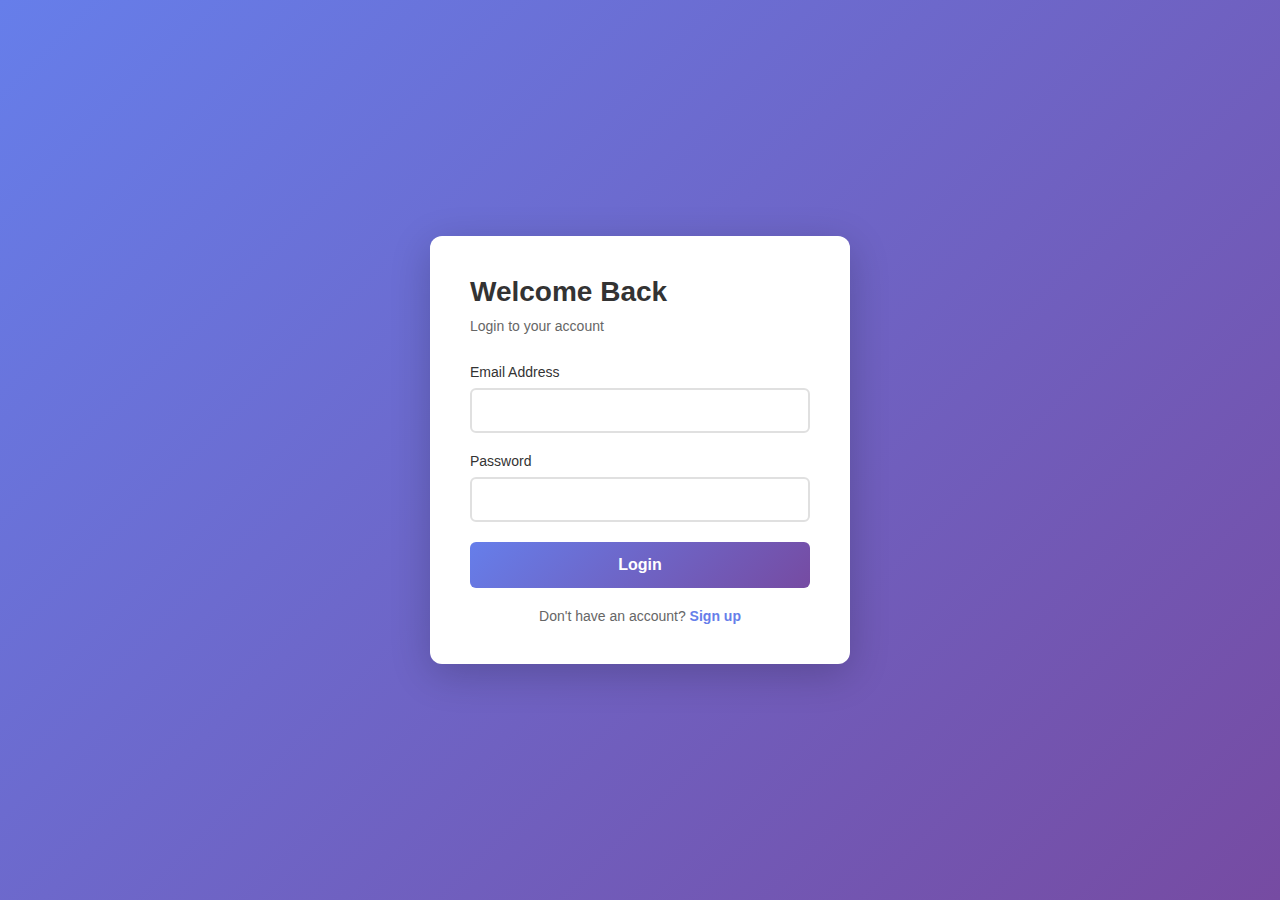
<file: CadabraTest.API/wwwroot/index.html>
<!DOCTYPE html>
<html lang="en">
<head>
    <meta charset="UTF-8">
    <meta name="viewport" content="width=device-width, initial-scale=1.0">
    <title>Part Analysis Dashboard</title>
    <link rel="stylesheet" href="css/main.css">
    <link rel="stylesheet" href="https://cdnjs.cloudflare.com/ajax/libs/font-awesome/6.4.0/css/all.min.css">
    <link rel="icon" type="image/x-icon" href="https://framerusercontent.com/images/V2FhT1WEhGiG9ac3CkJECacQlj4.png?width=100&height=100s" />
    <style>
        
    </style>
</head>
<body>
    <div class="container">
        <div class="dashboard-view" id="dashboardView">
            <div class="header">
        <div class="header-top">
            <h1><i class="fas fa-cube"></i> Part Analysis Dashboard</h1>
            <button class="logout-btn" onclick="handleLogout()">
                <i class="fas fa-sign-out-alt"></i> Logout
            </button>
        </div>
    <div class="header-stats">
        <div class="stat-badge">
            <i class="fas fa-chart-line"></i> Total Analyses: <span id="totalCount">0</span>
        </div>
    </div>
</div>
<div class="upload-section">
    <div class="analysis-type-section">
        <div class="analysis-type-title">
            <i class="fas fa-flask"></i>
            Select Analysis Type
        </div>
        <div class="analysis-options">
            <label class="analysis-option standard selected" for="standardAnalysis">
                <input type="radio" id="standardAnalysis" name="analysisType" value="standard" checked onchange="selectAnalysisType('standard')">
                <div class="option-header">
                    <div class="option-icon">
                        <i class="fas fa-chart-bar"></i>
                    </div>
                    <div class="check-circle">
                        <i class="fas fa-check"></i>
                    </div>
                </div>
                <div class="option-content">
                    <h4>Standard Analysis</h4>
                    <p>Quick rule-based analysis with basic metrics and dimensions validation</p>
                    <span class="option-badge">Fast • Reliable</span>
                </div>
            </label>

            <label class="analysis-option ai" for="aiAnalysis">
                <input type="radio" id="aiAnalysis" name="analysisType" value="ai" onchange="selectAnalysisType('ai')">
                <div class="option-header">
                    <div class="option-icon">
                        <i class="fas fa-brain"></i>
                    </div>
                    <div class="check-circle">
                        <i class="fas fa-check"></i>
                    </div>
                </div>
                <div class="option-content">
                    <h4>Advance Analysis Rule</h4>
                    <p>Advance Analysis Rule with more optimization and suggestions</p>
                    <span class="option-badge">Smart • Detailed</span>
                </div>
            </label>
        </div>
    </div>
    <div class="upload-area" id="uploadArea">
        <div class="upload-icon">
            <i class="fas fa-cloud-upload-alt"></i>
        </div>
        <div class="upload-text">
            <h3>Upload CAD Analysis File</h3>
            <p>Drag and drop your JSON file here, or click to browse</p>
        </div>
        <button class="upload-btn" onclick="document.getElementById('fileInput').click()">
            <i class="fas fa-folder-open"></i> Choose File
        </button>
        <input type="file" id="fileInput" class="file-input" accept=".json" onchange="handleFileSelect(event)">
    </div>
</div>

            <div class="cards-grid" id="cardsContainer">
            </div>
        </div>

        <div class="detail-view" id="detailView">
        </div>
        <div id="toastContainer"></div>
    </div>

    <script src="scripts/main.js"></script>
    <script src="scripts/index.js" Part Analysis Dashboard
></script>
</body>
</html>
</file>
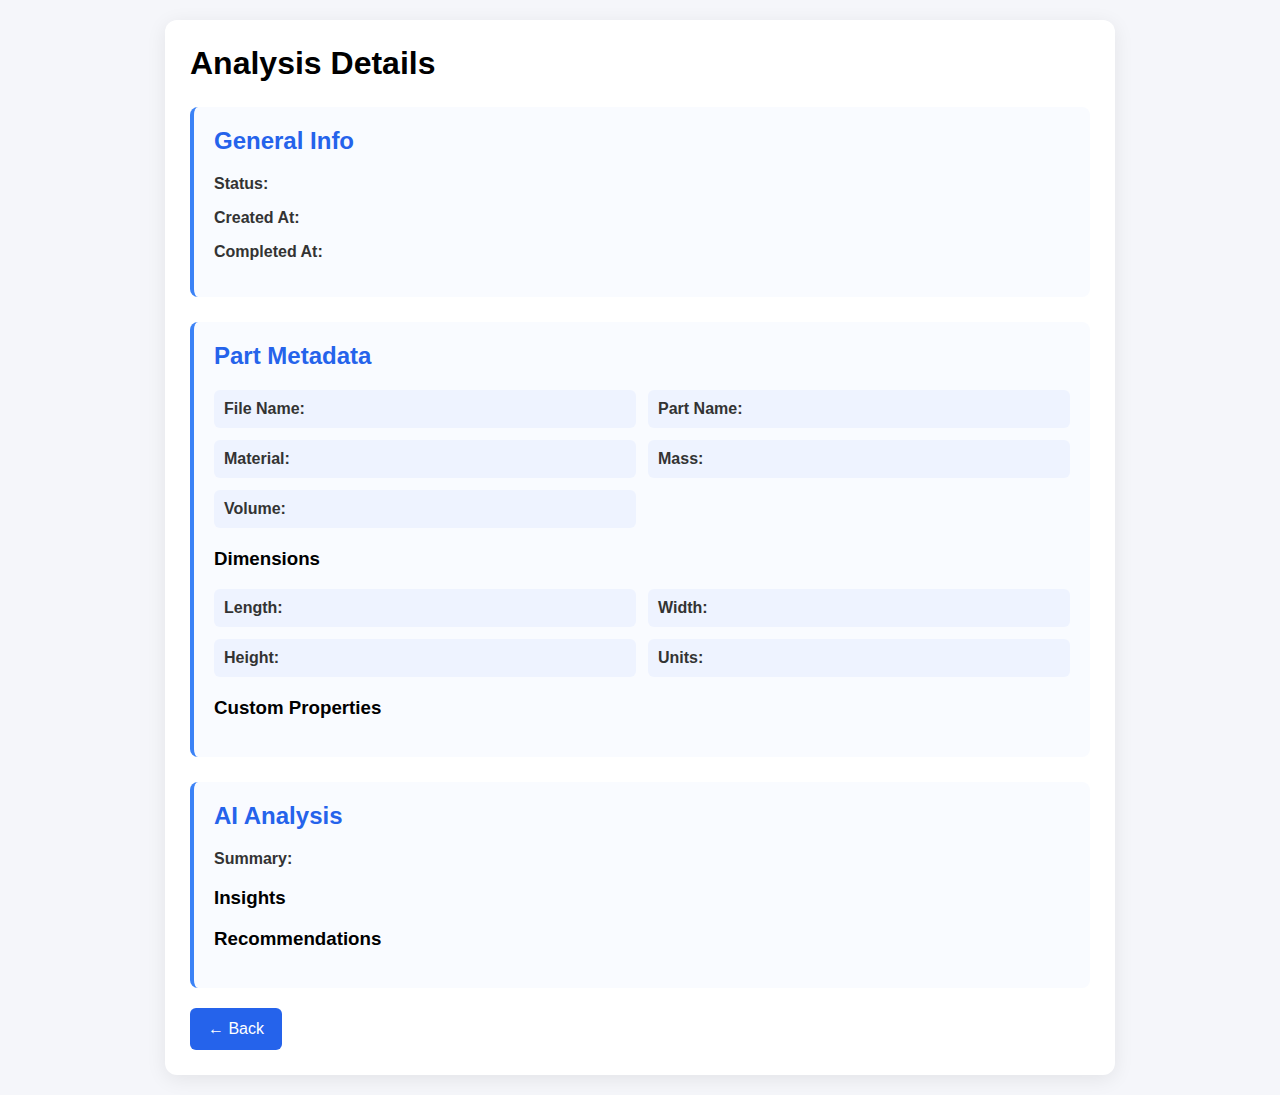
<file: CadabraTest.API/wwwroot/analysis.html>
<!DOCTYPE html>
<html lang="en">
<head>
    <meta charset="UTF-8" />
    <meta name="viewport" content="width=device-width, initial-scale=1.0" />
    <link rel="icon" type="image/x-icon" href="https://framerusercontent.com/images/V2FhT1WEhGiG9ac3CkJECacQlj4.png?width=100&height=100s" />
    <title>Analysis Details</title>

    <style>
        body {
            font-family: Arial, sans-serif;
            background: #f5f6fa;
            padding: 20px;
            margin: 0;
        }

        .container {
            max-width: 900px;
            margin: auto;
            background: white;
            padding: 25px;
            border-radius: 12px;
            box-shadow: 0 4px 20px rgba(0,0,0,0.08);
        }

        h1 {
            margin-top: 0;
        }

        .section {
            margin-top: 25px;
            padding: 20px;
            background: #f9fbff;
            border-left: 4px solid #3b82f6;
            border-radius: 8px;
        }

        .section h2 {
            margin-top: 0;
            color: #2563eb;
        }

        .meta-grid {
            display: grid;
            grid-template-columns: 1fr 1fr;
            gap: 12px;
        }

        .item {
            background: #eef3ff;
            padding: 10px;
            border-radius: 6px;
        }

        .label {
            font-weight: bold;
            color: #333;
        }

        ul {
            margin: 0;
            padding-left: 18px;
        }

        .back-btn {
            display: inline-block;
            margin-top: 20px;
            padding: 12px 18px;
            background: #2563eb;
            color: white;
            text-decoration: none;
            border-radius: 6px;
        }

        .back-btn:hover {
            background: #1e4ed8;
        }
    </style>
</head>

<body>
    <div class="container">
        <h1>Analysis Details</h1>

        <div class="section">
            <h2>General Info</h2>
            <p><span class="label">Status:</span> <span id="status"></span></p>
            <p><span class="label">Created At:</span> <span id="createdAt"></span></p>
            <p><span class="label">Completed At:</span> <span id="completedAt"></span></p>
        </div>

        <div class="section">
            <h2>Part Metadata</h2>
            <div class="meta-grid">
                <div class="item"><span class="label">File Name:</span> <span id="fileName"></span></div>
                <div class="item"><span class="label">Part Name:</span> <span id="partName"></span></div>
                <div class="item"><span class="label">Material:</span> <span id="material"></span></div>
                <div class="item"><span class="label">Mass:</span> <span id="mass"></span></div>
                <div class="item"><span class="label">Volume:</span> <span id="volume"></span></div>
            </div>

            <h3 style="margin-top:20px;">Dimensions</h3>
            <div class="meta-grid">
                <div class="item"><span class="label">Length:</span> <span id="length"></span></div>
                <div class="item"><span class="label">Width:</span> <span id="width"></span></div>
                <div class="item"><span class="label">Height:</span> <span id="height"></span></div>
                <div class="item"><span class="label">Units:</span> <span id="units"></span></div>
            </div>

            <h3 style="margin-top:20px;">Custom Properties</h3>
            <ul id="customProps"></ul>
        </div>

        <div class="section">
            <h2>AI Analysis</h2>
            <p><span class="label">Summary:</span></p>
            <p id="summary"></p>

            <h3>Insights</h3>
            <ul id="insights"></ul>

            <h3>Recommendations</h3>
            <ul id="recommendations"></ul>
        </div>

        <a href="index.html" class="back-btn">← Back</a>
    </div>

<script>
const urlParams = new URLSearchParams(window.location.search);
const analysisId = urlParams.get("analysisId");
const API_URL = "https://cad-analyzer-production-b9f3.up.railway.app/api";

if (!analysisId) alert("Missing analysisId");

function getToken() {
    return localStorage.getItem("jwtToken");
}

async function loadAnalysis() {
    try {
        const response = await fetch(`${API_URL}/cad/analysis/${analysisId}`, {
            method: "GET",
            headers: { "Authorization": `Bearer ${getToken()}` }
        });

        if (!response.ok) {
            alert("Analysis not found");
            return;
        }

        const data = await response.json();
        console.log(data);

        // General
        document.getElementById("status").innerText = data.status;
        document.getElementById("createdAt").innerText = new Date(data.createdAt).toLocaleString();
        document.getElementById("completedAt").innerText = new Date(data.completedAt).toLocaleString();

        // Metadata
        const meta = data.partMetadata;
        document.getElementById("fileName").innerText = meta.fileName;
        document.getElementById("partName").innerText = meta.partName;
        document.getElementById("material").innerText = meta.material;
        document.getElementById("mass").innerText = meta.mass;
        document.getElementById("volume").innerText = meta.volume;

        // Dimensions
        document.getElementById("length").innerText = meta.dimensions.length;
        document.getElementById("width").innerText = meta.dimensions.width;
        document.getElementById("height").innerText = meta.dimensions.height;
        document.getElementById("units").innerText = meta.dimensions.units;

        // Custom Properties
        const props = meta.customProperties;
        const propsList = document.getElementById("customProps");
        propsList.innerHTML = "";
        for (const key in props) {
            const li = document.createElement("li");
            li.innerText = `${key}: ${props[key]}`;
            propsList.appendChild(li);
        }

        // AI Analysis
        document.getElementById("summary").innerText = data.aiAnalysis.summary;

        const insightsList = document.getElementById("insights");
        data.aiAnalysis.insights.forEach(i => {
            const li = document.createElement("li");
            li.innerText = i;
            insightsList.appendChild(li);
        });

        const recList = document.getElementById("recommendations");
        data.aiAnalysis.recommendations.forEach(r => {
            const li = document.createElement("li");
            li.innerText = r;
            recList.appendChild(li);
        });

    } catch (err) {
        console.error(err);
    }
}

loadAnalysis();
</script>

</body>
</html>
</file>
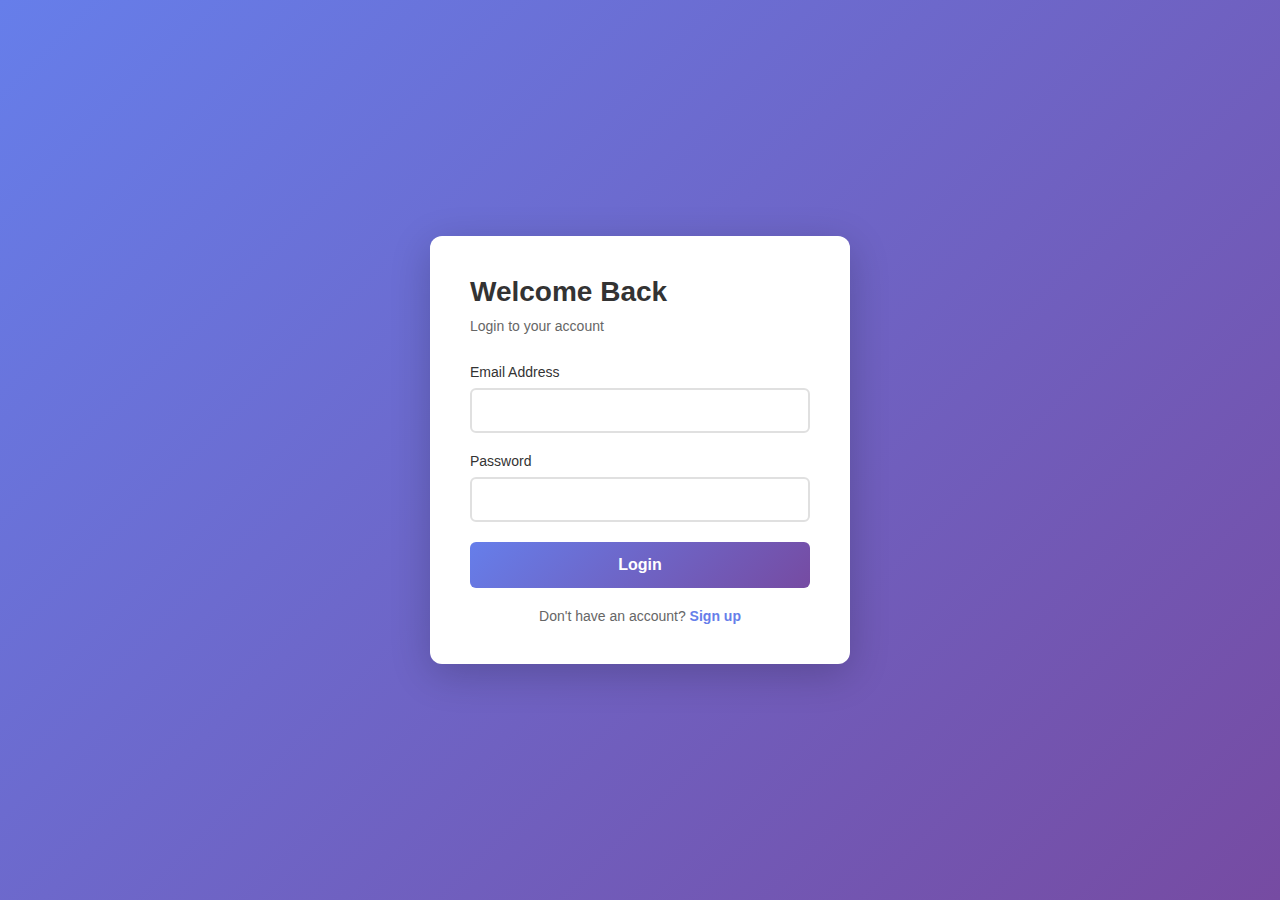
<file: CadabraTest.API/wwwroot/login.html>
<!DOCTYPE html>
<html lang="en">
<head>
    <meta charset="UTF-8">
    <meta name="viewport" content="width=device-width, initial-scale=1.0">
    <link rel="stylesheet" href="css/login.css">
    <link rel="icon" type="image/x-icon" href="https://framerusercontent.com/images/V2FhT1WEhGiG9ac3CkJECacQlj4.png?width=100&height=100s" />
    <title>Login</title>
    <style>
        
    </style>
</head>
<body>
    <div class="login-container">
        <h1>Welcome Back</h1>
        <p class="subtitle">Login to your account</p>
        
        <form id="loginForm">
            <div class="form-group">
                <label for="email">Email Address</label>
                <input type="email" id="email" name="email" required>
                <div class="error-message" id="emailError"></div>
            </div>

            <div class="form-group">
                <label for="password">Password</label>
                <input type="password" id="password" name="password" required>
                <div class="error-message" id="passwordError"></div>
            </div>
            <button type="submit">Login</button>
        </form>

        <div class="signup-link">
            Don't have an account? <a href="signup.html">Sign up</a>
        </div>
    </div>
    <script src="scripts/main.js"></script>
    <script src="scripts/login.js"></script>

</body>
</html>
</file>
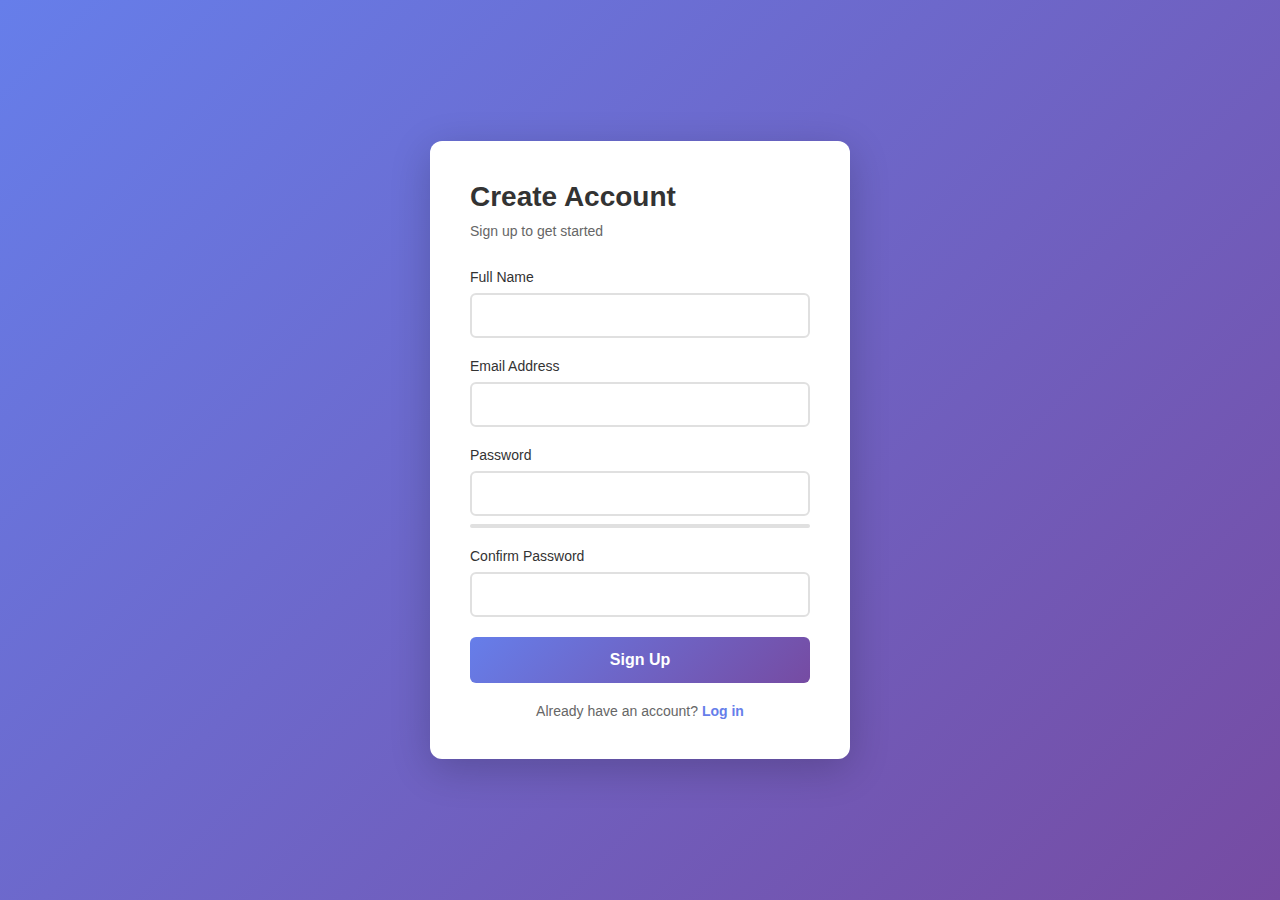
<file: CadabraTest.API/wwwroot/signup.html>
<!DOCTYPE html>
<html lang="en">
<head>
    <meta charset="UTF-8">
    <meta name="viewport" content="width=device-width, initial-scale=1.0">
    <link rel="stylesheet" href="css/signup.css">
    <link rel="icon" type="image/x-icon" href="https://framerusercontent.com/images/V2FhT1WEhGiG9ac3CkJECacQlj4.png?width=100&height=100s" />
    <title>Sign Up</title>
</head>
<body>
    <div class="signup-container">
        <h1>Create Account</h1>
        <p class="subtitle">Sign up to get started</p>
        
        <form id="signupForm">
            <div class="form-group">
                <label for="name">Full Name</label>
                <input type="text" id="name" name="name" required>
                <div class="error-message" id="nameError"></div>
            </div>

            <div class="form-group">
                <label for="email">Email Address</label>
                <input type="email" id="email" name="email" required>
                <div class="error-message" id="emailError"></div>
            </div>

            <div class="form-group">
                <label for="password">Password</label>
                <input type="password" id="password" name="password" required>
                <div class="password-strength">
                    <div class="strength-bar">
                        <div class="strength-bar-fill" id="strengthBar"></div>
                    </div>
                </div>
                <div class="error-message" id="passwordError"></div>
            </div>

            <div class="form-group">
                <label for="confirmPassword">Confirm Password</label>
                <input type="password" id="confirmPassword" name="confirmPassword" required>
                <div class="error-message" id="confirmError"></div>
                <div class="success-message" id="confirmSuccess">Passwords match!</div>
            </div>

            <button type="submit">Sign Up</button>
        </form>

        <div class="login-link">
            Already have an account? <a href="login.html">Log in</a>
        </div>
    </div>
    <script src="scripts/main.js"></script>
    <script src="scripts/signup.js"></script>
</body>
</html>
</file>
<file: CadabraTest.API/wwwroot/css/main.css>
* {
margin: 0;
padding: 0;
box-sizing: border-box;
}

body {
font-family: -apple-system, BlinkMacSystemFont, 'Segoe UI', Roboto, Oxygen, Ubuntu, Cantarell, sans-serif;
background: linear-gradient(135deg, #667eea 0%, #764ba2 100%);
min-height: 100vh;
padding: 40px 20px;
}

.container {
max-width: 1400px;
margin: 0 auto;
}

.header {
background: white;
border-radius: 16px;
padding: 30px;
margin-bottom: 30px;
box-shadow: 0 10px 40px rgba(0, 0, 0, 0.1);
}

.header h1 {
color: #2d3748;
font-size: 32px;
margin-bottom: 10px;
}

.header-stats {
display: flex;
align-items: center;
gap: 20px;
margin-top: 15px;
}

.stat-badge {
background: linear-gradient(135deg, #667eea 0%, #764ba2 100%);
color: white;
padding: 8px 16px;
border-radius: 20px;
font-size: 14px;
font-weight: 600;
}

.cards-grid {
display: grid;
grid-template-columns: repeat(auto-fill, minmax(600px, 1fr));
gap: 30px;
}

.card {
background: white;
border-radius: 16px;
overflow: hidden;
box-shadow: 0 10px 40px rgba(0, 0, 0, 0.1);
transition: transform 0.3s ease, box-shadow 0.3s ease;
}

.card:hover {
transform: translateY(-5px);
box-shadow: 0 15px 50px rgba(0, 0, 0, 0.15);
}

.card-header {
background: linear-gradient(135deg, #667eea 0%, #764ba2 100%);
padding: 25px;
color: white;
}

.card-title {
display: flex;
align-items: center;
justify-content: space-between;
margin-bottom: 15px;
}

.card-title h2 {
font-size: 22px;
display: flex;
align-items: center;
gap: 10px;
}

.status-badge {
background: rgba(255, 255, 255, 0.2);
backdrop-filter: blur(10px);
padding: 6px 14px;
border-radius: 20px;
font-size: 12px;
font-weight: 600;
display: flex;
align-items: center;
gap: 6px;
}

.status-badge.completed {
background: rgba(72, 187, 120, 0.9);
}

.card-meta {
display: flex;
gap: 15px;
font-size: 13px;
opacity: 0.95;
}

.card-meta span {
display: flex;
align-items: center;
gap: 6px;
}

.card-body {
padding: 25px;
}

.section {
margin-bottom: 25px;
}

.section:last-child {
margin-bottom: 0;
}

.section-title {
font-size: 14px;
font-weight: 700;
color: #667eea;
text-transform: uppercase;
letter-spacing: 0.5px;
margin-bottom: 12px;
display: flex;
align-items: center;
gap: 8px;
}

.specs-grid {
display: grid;
grid-template-columns: repeat(2, 1fr);
gap: 12px;
}

.spec-item {
background: #f7fafc;
padding: 12px;
border-radius: 8px;
border-left: 3px solid #667eea;
}

.spec-label {
font-size: 11px;
color: #718096;
text-transform: uppercase;
letter-spacing: 0.5px;
margin-bottom: 4px;
}

.spec-value {
font-size: 15px;
color: #2d3748;
font-weight: 600;
}

.properties-list {
display: grid;
grid-template-columns: repeat(2, 1fr);
gap: 10px;
}

.property-item {
background: #f7fafc;
padding: 10px 12px;
border-radius: 6px;
font-size: 13px;
}

.property-label {
color: #718096;
font-weight: 500;
}

.property-value {
color: #2d3748;
font-weight: 600;
margin-left: 6px;
}

.insights-list, .recommendations-list {
list-style: none;
}

.insights-list li, .recommendations-list li {
background: #edf2f7;
padding: 12px 15px;
border-radius: 8px;
margin-bottom: 8px;
position: relative;
padding-left: 40px;
font-size: 14px;
color: #2d3748;
line-height: 1.5;
}

.insights-list li:before {
content: "\f0eb";
font-family: "Font Awesome 6 Free";
font-weight: 900;
position: absolute;
left: 15px;
color: #667eea;
}

.recommendations-list li:before {
content: "\f058";
font-family: "Font Awesome 6 Free";
font-weight: 900;
position: absolute;
left: 15px;
color: #48bb78;
}

.card-actions {
display: flex;
gap: 12px;
padding: 20px 25px;
background: #f7fafc;
border-top: 1px solid #e2e8f0;
}

.btn {
flex: 1;
padding: 12px 20px;
border: none;
border-radius: 8px;
font-size: 14px;
font-weight: 600;
cursor: pointer;
display: flex;
align-items: center;
justify-content: center;
gap: 8px;
transition: all 0.3s ease;
}

.btn-open {
background: linear-gradient(135deg, #667eea 0%, #764ba2 100%);
color: white;
}

.btn-open:hover {
transform: translateY(-2px);
box-shadow: 0 5px 15px rgba(102, 126, 234, 0.4);
}

.btn-delete {
background: #fff;
color: #e53e3e;
border: 2px solid #fc8181;
}

.btn-delete:hover {
background: #e53e3e;
color: white;
transform: translateY(-2px);
box-shadow: 0 5px 15px rgba(229, 62, 62, 0.3);
}

.summary-box {
background: linear-gradient(135deg, #f6f8fb 0%, #e9ecf5 100%);
padding: 15px;
border-radius: 8px;
border-left: 4px solid #667eea;
font-size: 14px;
color: #2d3748;
line-height: 1.6;
}

.detail-view {
display: none;
animation: fadeIn 0.3s ease;
}

.detail-view.active {
display: block;
}

.dashboard-view.hidden {
display: none;
}

@keyframes fadeIn {
from {
opacity: 0;
transform: translateY(20px);
}
to {
opacity: 1;
transform: translateY(0);
}
}

.detail-header {
background: white;
border-radius: 16px;
padding: 30px;
margin-bottom: 30px;
box-shadow: 0 10px 40px rgba(0, 0, 0, 0.1);
}

.back-button {
background: #f7fafc;
border: 2px solid #e2e8f0;
color: #667eea;
padding: 10px 20px;
border-radius: 8px;
font-size: 14px;
font-weight: 600;
cursor: pointer;
display: inline-flex;
align-items: center;
gap: 8px;
margin-bottom: 20px;
transition: all 0.3s ease;
}

.back-button:hover {
background: #667eea;
color: white;
transform: translateX(-5px);
}

.detail-title-section {
display: flex;
justify-content: space-between;
align-items: flex-start;
flex-wrap: wrap;
gap: 20px;
}

.detail-title-section h1 {
color: #2d3748;
font-size: 32px;
margin-bottom: 10px;
}

.detail-actions {
display: flex;
gap: 12px;
}

.btn-delete-detail {
background: #e53e3e;
color: white;
padding: 12px 24px;
border: none;
border-radius: 8px;
font-size: 14px;
font-weight: 600;
cursor: pointer;
display: flex;
align-items: center;
gap: 8px;
transition: all 0.3s ease;
}

.btn-delete-detail:hover {
background: #c53030;
transform: translateY(-2px);
box-shadow: 0 5px 15px rgba(229, 62, 62, 0.4);
}

.detail-content {
background: white;
border-radius: 16px;
padding: 30px;
box-shadow: 0 10px 40px rgba(0, 0, 0, 0.1);
}

.detail-section {
margin-bottom: 40px;
padding-bottom: 40px;
border-bottom: 2px solid #e2e8f0;
}

.detail-section:last-child {
margin-bottom: 0;
padding-bottom: 0;
border-bottom: none;
}

.detail-section-title {
font-size: 20px;
font-weight: 700;
color: #2d3748;
margin-bottom: 20px;
display: flex;
align-items: center;
gap: 12px;
}

.detail-section-title i {
color: #667eea;
}

.id-display {
background: #f7fafc;
padding: 15px;
border-radius: 8px;
font-family: 'Courier New', monospace;
font-size: 13px;
color: #4a5568;
word-break: break-all;
border-left: 4px solid #667eea;
}

@media (max-width: 768px) {
.cards-grid {
grid-template-columns: 1fr;
}

.specs-grid, .properties-list {
grid-template-columns: 1fr;
}

.header-stats {
flex-direction: column;
align-items: flex-start;
}

.detail-title-section {
flex-direction: column;
}
}

.header-top {
display: flex;
justify-content: space-between;
align-items: center;
margin-bottom: 20px;
}

.logout-btn {
background: #e53e3e;
color: white;
padding: 10px 20px;
border: none;
border-radius: 8px;
font-size: 14px;
font-weight: 600;
cursor: pointer;
display: flex;
align-items: center;
gap: 8px;
transition: all 0.3s ease;
}

.logout-btn:hover {
background: #c53030;
transform: translateY(-2px);
box-shadow: 0 5px 15px rgba(229, 62, 62, 0.4);
}

.upload-section {
background: white;
border-radius: 16px;
padding: 30px;
margin-bottom: 30px;
box-shadow: 0 10px 40px rgba(0, 0, 0, 0.1);
}

.upload-area {
border: 3px dashed #cbd5e0;
border-radius: 12px;
padding: 40px;
text-align: center;
transition: all 0.3s ease;
cursor: pointer;
background: #f7fafc;
}

.upload-area:hover {
border-color: #667eea;
background: #edf2f7;
}

.upload-area.dragging {
border-color: #667eea;
background: #e6f0ff;
}

.upload-icon {
font-size: 48px;
color: #667eea;
margin-bottom: 20px;
}

.upload-text h3 {
color: #2d3748;
font-size: 20px;
margin-bottom: 10px;
}

.upload-text p {
color: #718096;
font-size: 14px;
}

.upload-btn {
background: linear-gradient(135deg, #667eea 0%, #764ba2 100%);
color: white;
padding: 12px 30px;
border: none;
border-radius: 8px;
font-size: 14px;
font-weight: 600;
cursor: pointer;
margin-top: 20px;
transition: all 0.3s ease;
}

.upload-btn:hover {
transform: translateY(-2px);
box-shadow: 0 5px 15px rgba(102, 126, 234, 0.4);
}

.file-input {
display: none;
}

.progress-container {
display: none;
margin-top: 20px;
}

.progress-container.active {
display: block;
}

.progress-bar-wrapper {
background: #e2e8f0;
border-radius: 10px;
height: 8px;
overflow: hidden;
margin-bottom: 10px;
}

.progress-bar {
background: linear-gradient(135deg, #667eea 0%, #764ba2 100%);
height: 100%;
width: 0%;
transition: width 0.3s ease;
}

.progress-text {
color: #4a5568;
font-size: 14px;
text-align: center;
}

.selected-file {
display: none;
background: #edf2f7;
padding: 15px;
border-radius: 8px;
margin-top: 15px;
align-items: center;
gap: 10px;
}

.selected-file.active {
display: flex;
}

.selected-file i {
color: #667eea;
font-size: 20px;
}

.file-info {
flex: 1;
}

.file-name {
color: #2d3748;
font-weight: 600;
font-size: 14px;
}

.file-size {
color: #718096;
font-size: 12px;
}

.remove-file {
background: #e53e3e;
color: white;
border: none;
border-radius: 50%;
width: 30px;
height: 30px;
cursor: pointer;
transition: all 0.3s ease;
}

.remove-file:hover {
background: #c53030;
transform: rotate(90deg);
}

.analysis-type-section {
margin-bottom: 25px;
}

.analysis-type-title {
color: #2d3748;
font-size: 16px;
font-weight: 600;
margin-bottom: 15px;
display: flex;
align-items: center;
gap: 8px;
}

.analysis-type-title i {
color: #667eea;
}

.analysis-options {
display: grid;
grid-template-columns: repeat(2, 1fr);
gap: 15px;
}

.analysis-option {
background: #f7fafc;
border: 2px solid #e2e8f0;
border-radius: 12px;
padding: 20px;
cursor: pointer;
transition: all 0.3s ease;
position: relative;
}

.analysis-option:hover {
border-color: #667eea;
background: #edf2f7;
transform: translateY(-2px);
}

.analysis-option.selected {
border-color: #667eea;
background: linear-gradient(135deg, #f0f4ff 0%, #e6f0ff 100%);
box-shadow: 0 5px 15px rgba(102, 126, 234, 0.2);
}

.analysis-option input[type="radio"] {
position: absolute;
opacity: 0;
cursor: pointer;
}

.option-header {
display: flex;
align-items: center;
justify-content: space-between;
margin-bottom: 10px;
}

.option-icon {
width: 40px;
height: 40px;
border-radius: 8px;
display: flex;
align-items: center;
justify-content: center;
font-size: 20px;
transition: all 0.3s ease;
}

.analysis-option.standard .option-icon {
background: #e6f0ff;
color: #3182ce;
}

.analysis-option.ai .option-icon {
background: #fef3e6;
color: #dd6b20;
}

.check-circle {
width: 24px;
height: 24px;
border-radius: 50%;
border: 2px solid #cbd5e0;
display: flex;
align-items: center;
justify-content: center;
transition: all 0.3s ease;
}

.analysis-option.selected .check-circle {
background: #667eea;
border-color: #667eea;
color: white;
}

.option-content h4 {
color: #2d3748;
font-size: 16px;
font-weight: 600;
margin-bottom: 5px;
}

.option-content p {
color: #718096;
font-size: 13px;
line-height: 1.5;
}

.option-badge {
display: inline-block;
background: #667eea;
color: white;
padding: 4px 10px;
border-radius: 12px;
font-size: 11px;
font-weight: 600;
margin-top: 10px;
text-transform: uppercase;
}

.analysis-option.ai .option-badge {
background: linear-gradient(135deg, #dd6b20 0%, #c05621 100%);
}

@media (max-width: 768px) {
.analysis-options {
    grid-template-columns: 1fr;
}
}
#toastContainer {
    position: fixed;
    top: 20px;
    right: 20px;
    z-index: 9999;
}

.toast {
    display: flex;
    align-items: center;
    min-width: 250px;
    margin-top: 10px;
    padding: 15px 20px;
    border-radius: 8px;
    color: #fff;
    font-size: 14px;
    box-shadow: 0 4px 6px rgba(0,0,0,0.1);
    opacity: 0;
    transform: translateX(100%);
    animation: slideIn 0.5s forwards, fadeOut 0.5s 2.5s forwards;
}

.toast.success {
    background-color: #4caf50;
}

.toast.error {
    background-color: #f44336;
}

@keyframes slideIn {
    to { opacity: 1; transform: translateX(0); }
}

@keyframes fadeOut {
    to { opacity: 0; transform: translateX(100%); }
}
</file>
<file: CadabraTest.API/wwwroot/css/login.css>
* {
    margin: 0;
    padding: 0;
    box-sizing: border-box;
}

body {
    font-family: 'Segoe UI', Tahoma, Geneva, Verdana, sans-serif;
    background: linear-gradient(135deg, #667eea 0%, #764ba2 100%);
    min-height: 100vh;
    display: flex;
    justify-content: center;
    align-items: center;
    padding: 20px;
}

.login-container {
    background: white;
    padding: 40px;
    border-radius: 12px;
    box-shadow: 0 10px 40px rgba(0, 0, 0, 0.2);
    width: 100%;
    max-width: 420px;
}

h1 {
    color: #333;
    margin-bottom: 10px;
    font-size: 28px;
}

.subtitle {
    color: #666;
    margin-bottom: 30px;
    font-size: 14px;
}

.form-group {
    margin-bottom: 20px;
}

label {
    display: block;
    margin-bottom: 8px;
    color: #333;
    font-weight: 500;
    font-size: 14px;
}

input {
    width: 100%;
    padding: 12px;
    border: 2px solid #e0e0e0;
    border-radius: 6px;
    font-size: 15px;
    transition: border-color 0.3s;
}

input:focus {
    outline: none;
    border-color: #667eea;
}

input.error {
    border-color: #e74c3c;
}

input.success {
    border-color: #27ae60;
}

.error-message {
    color: #e74c3c;
    font-size: 13px;
    margin-top: 6px;
    display: none;
}

.error-message.show {
    display: block;
}

.form-options {
    display: flex;
    justify-content: space-between;
    align-items: center;
    margin-bottom: 25px;
    font-size: 14px;
}

.remember-me {
    display: flex;
    align-items: center;
    color: #666;
}

.remember-me input[type="checkbox"] {
    width: auto;
    margin-right: 8px;
    cursor: pointer;
}

.forgot-password {
    color: #667eea;
    text-decoration: none;
    font-weight: 500;
}

.forgot-password:hover {
    text-decoration: underline;
}

button {
    width: 100%;
    padding: 14px;
    background: linear-gradient(135deg, #667eea 0%, #764ba2 100%);
    color: white;
    border: none;
    border-radius: 6px;
    font-size: 16px;
    font-weight: 600;
    cursor: pointer;
    transition: transform 0.2s, box-shadow 0.2s;
}

button:hover {
    transform: translateY(-2px);
    box-shadow: 0 5px 20px rgba(102, 126, 234, 0.4);
}

button:active {
    transform: translateY(0);
}

button:disabled {
    opacity: 0.6;
    cursor: not-allowed;
    transform: none;
}

.divider {
    display: flex;
    align-items: center;
    margin: 25px 0;
    color: #999;
    font-size: 14px;
}

.divider::before,
.divider::after {
    content: '';
    flex: 1;
    height: 1px;
    background: #e0e0e0;
}

.divider::before {
    margin-right: 15px;
}

.divider::after {
    margin-left: 15px;
}

.social-login {
    display: flex;
    gap: 12px;
    margin-bottom: 25px;
}

.social-btn {
    flex: 1;
    padding: 12px;
    border: 2px solid #e0e0e0;
    border-radius: 6px;
    background: white;
    cursor: pointer;
    font-size: 14px;
    font-weight: 500;
    color: #333;
    transition: all 0.3s;
    display: flex;
    align-items: center;
    justify-content: center;
    gap: 8px;
}

.social-btn:hover {
    border-color: #667eea;
    background: #f8f9ff;
}

.signup-link {
    text-align: center;
    margin-top: 20px;
    color: #666;
    font-size: 14px;
}

.signup-link a {
    color: #667eea;
    text-decoration: none;
    font-weight: 600;
}

.signup-link a:hover {
    text-decoration: underline;
}
</file>
<file: CadabraTest.API/wwwroot/css/signup.css>
* {
    margin: 0;
    padding: 0;
    box-sizing: border-box;
}

body {
    font-family: 'Segoe UI', Tahoma, Geneva, Verdana, sans-serif;
    background: linear-gradient(135deg, #667eea 0%, #764ba2 100%);
    min-height: 100vh;
    display: flex;
    justify-content: center;
    align-items: center;
    padding: 20px;
}

.signup-container {
    background: white;
    padding: 40px;
    border-radius: 12px;
    box-shadow: 0 10px 40px rgba(0, 0, 0, 0.2);
    width: 100%;
    max-width: 420px;
}

h1 {
    color: #333;
    margin-bottom: 10px;
    font-size: 28px;
}

.subtitle {
    color: #666;
    margin-bottom: 30px;
    font-size: 14px;
}

.form-group {
    margin-bottom: 20px;
}

label {
    display: block;
    margin-bottom: 8px;
    color: #333;
    font-weight: 500;
    font-size: 14px;
}

input {
    width: 100%;
    padding: 12px;
    border: 2px solid #e0e0e0;
    border-radius: 6px;
    font-size: 15px;
    transition: border-color 0.3s;
}

input:focus {
    outline: none;
    border-color: #667eea;
}

input.error {
    border-color: #e74c3c;
}

input.success {
    border-color: #27ae60;
}

.error-message {
    color: #e74c3c;
    font-size: 13px;
    margin-top: 6px;
    display: none;
}

.error-message.show {
    display: block;
}

.success-message {
    color: #27ae60;
    font-size: 13px;
    margin-top: 6px;
    display: none;
}

.success-message.show {
    display: block;
}

.password-strength {
    margin-top: 8px;
    font-size: 13px;
}

.strength-bar {
    height: 4px;
    background: #e0e0e0;
    border-radius: 2px;
    margin-top: 6px;
    overflow: hidden;
}

.strength-bar-fill {
    height: 100%;
    width: 0;
    transition: width 0.3s, background-color 0.3s;
}

.strength-weak { background-color: #e74c3c; width: 33%; }
.strength-medium { background-color: #f39c12; width: 66%; }
.strength-strong { background-color: #27ae60; width: 100%; }

button {
    width: 100%;
    padding: 14px;
    background: linear-gradient(135deg, #667eea 0%, #764ba2 100%);
    color: white;
    border: none;
    border-radius: 6px;
    font-size: 16px;
    font-weight: 600;
    cursor: pointer;
    transition: transform 0.2s, box-shadow 0.2s;
}

button:hover {
    transform: translateY(-2px);
    box-shadow: 0 5px 20px rgba(102, 126, 234, 0.4);
}

button:active {
    transform: translateY(0);
}

button:disabled {
    opacity: 0.6;
    cursor: not-allowed;
    transform: none;
}

.login-link {
    text-align: center;
    margin-top: 20px;
    color: #666;
    font-size: 14px;
}

.login-link a {
    color: #667eea;
    text-decoration: none;
    font-weight: 600;
}

.login-link a:hover {
    text-decoration: underline;
}
</file>
